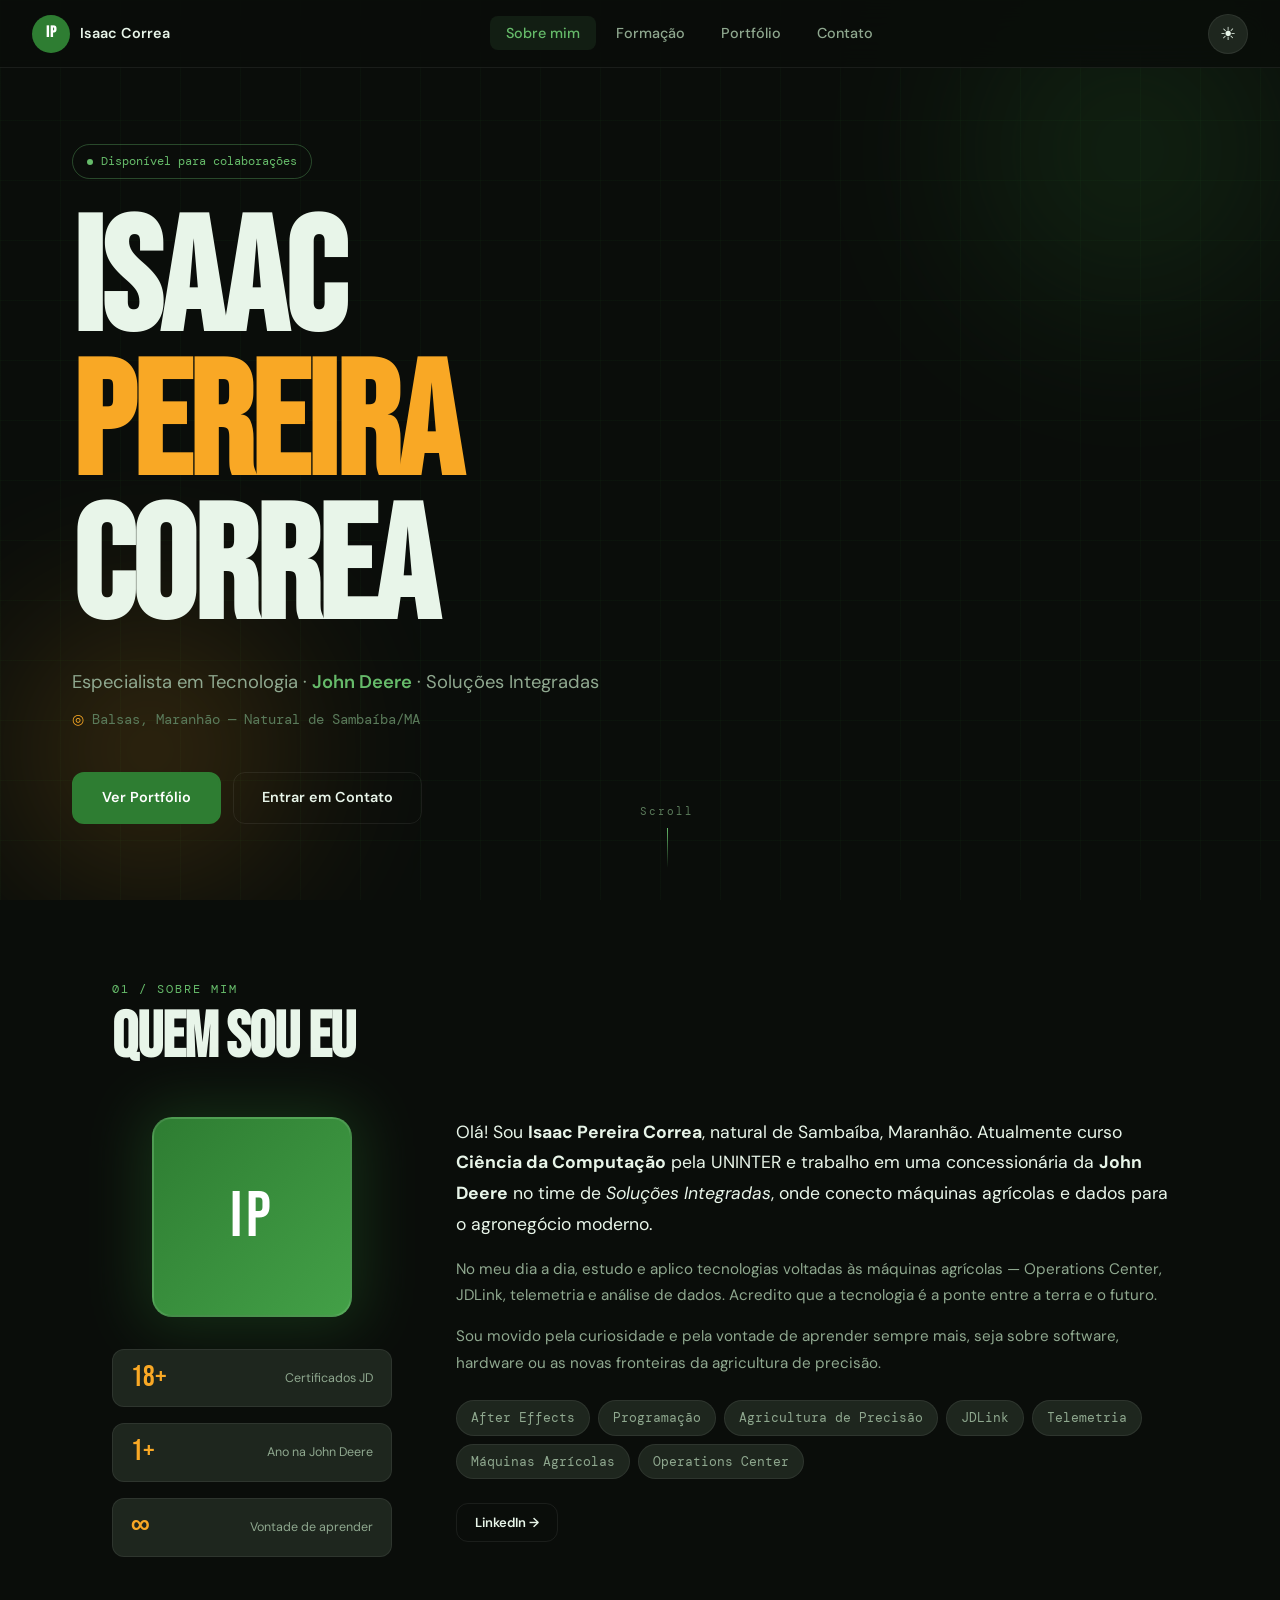
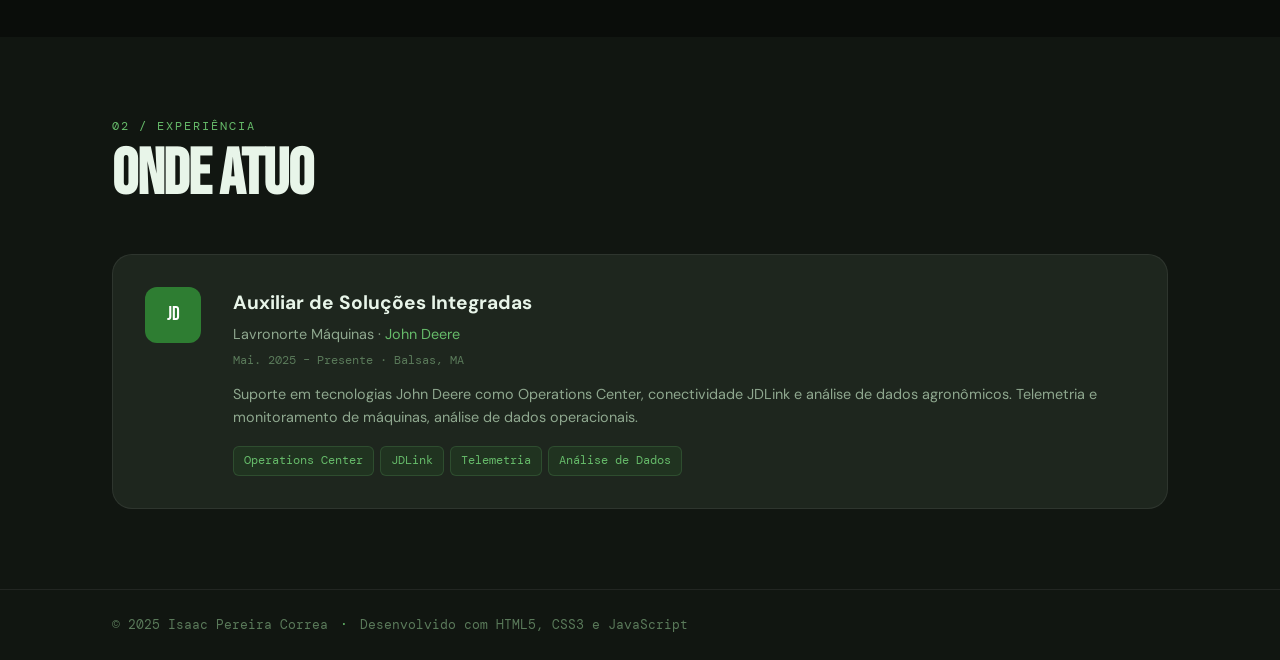
<file: index.html>
<!DOCTYPE html>
<html lang="pt-BR" data-theme="dark">
<head>
  <meta charset="UTF-8" />
  <meta name="viewport" content="width=device-width, initial-scale=1.0" />
  <title>Isaac Pereira Correa — Tecnologia & Agronegócio</title>
  <link rel="stylesheet" href="css/style.css" />
  <!-- Google Fonts: display + body pairing -->
  <link href="https://fonts.googleapis.com/css2?family=Bebas+Neue&family=DM+Sans:wght@300;400;500;700&family=DM+Mono:wght@400;500&display=swap" rel="stylesheet" />
</head>
<body>

  <!-- ===== NAVIGATION ===== -->
  <nav class="navbar" id="navbar">
    <div class="nav-brand">
      <span class="nav-initials">IP</span>
      <span class="nav-name">Isaac Correa</span>
    </div>

    <!-- Desktop menu -->
    <ul class="nav-links" id="navLinks">
      <li><a href="index.html" class="nav-link active">Sobre mim</a></li>
      <li><a href="formacao.html" class="nav-link">Formação</a></li>
      <li><a href="portfolio.html" class="nav-link">Portfólio</a></li>
      <li><a href="contato.html" class="nav-link">Contato</a></li>
    </ul>

    <div class="nav-actions">
      <!-- Botão tema claro/escuro -->
      <button class="theme-btn" id="themeToggle" aria-label="Alternar tema">
        <span class="theme-icon" id="themeIcon">☀</span>
      </button>
      <!-- Hamburguer mobile -->
      <button class="hamburger" id="hamburger" aria-label="Menu">
        <span></span><span></span><span></span>
      </button>
    </div>
  </nav>

  <!-- Mobile menu overlay -->
  <div class="mobile-menu" id="mobileMenu">
    <ul>
      <li><a href="index.html" class="active">Sobre mim</a></li>
      <li><a href="formacao.html">Formação</a></li>
      <li><a href="portfolio.html">Portfólio</a></li>
      <li><a href="contato.html">Contato</a></li>
    </ul>
  </div>

  <!-- ===== HERO ===== -->
  <section class="hero">
    <!-- Fundo decorativo -->
    <div class="hero-bg">
      <div class="hero-grid"></div>
      <div class="hero-orb orb1"></div>
      <div class="hero-orb orb2"></div>
    </div>

    <div class="hero-content">
      <div class="hero-badge">
        <span class="badge-dot"></span>
        Disponível para colaborações
      </div>

      <h1 class="hero-title">
        <span class="title-line reveal">Isaac</span>
        <span class="title-line title-accent reveal">Pereira</span>
        <span class="title-line reveal">Correa</span>
      </h1>

      <p class="hero-subtitle reveal">
        Especialista em Tecnologia · <span class="highlight">John Deere</span> · Soluções Integradas
      </p>

      <p class="hero-location reveal">
        <span class="loc-icon">◎</span> Balsas, Maranhão — Natural de Sambaíba/MA
      </p>

      <div class="hero-btns reveal">
        <a href="portfolio.html" class="btn btn-primary">Ver Portfólio</a>
        <a href="contato.html" class="btn btn-outline">Entrar em Contato</a>
      </div>
    </div>

    <div class="hero-scroll">
      <span>Scroll</span>
      <div class="scroll-line"></div>
    </div>
  </section>

  <!-- ===== SOBRE MIM ===== -->
  <section class="section" id="sobre">
    <div class="container">

      <div class="section-header">
        <span class="section-tag">01 / Sobre mim</span>
        <h2 class="section-title">Quem sou eu</h2>
      </div>

      <div class="about-grid">
        <!-- Avatar / Iniciais -->
        <div class="about-avatar-col">
          <div class="avatar-card">
            <div class="avatar-initials">IP</div>
            <div class="avatar-glow"></div>
          </div>
          <!-- Stats rápidos -->
          <div class="quick-stats">
            <div class="stat">
              <span class="stat-number">18+</span>
              <span class="stat-label">Certificados JD</span>
            </div>
            <div class="stat">
              <span class="stat-number">1+</span>
              <span class="stat-label">Ano na John Deere</span>
            </div>
            <div class="stat">
              <span class="stat-number">∞</span>
              <span class="stat-label">Vontade de aprender</span>
            </div>
          </div>
        </div>

        <!-- Texto -->
        <div class="about-text-col">
          <p class="about-intro">
            Olá! Sou <strong>Isaac Pereira Correa</strong>, natural de Sambaíba, Maranhão.
            Atualmente curso <strong>Ciência da Computação</strong> pela UNINTER e trabalho
            em uma concessionária da <strong>John Deere</strong> no time de
            <em>Soluções Integradas</em>, onde conecto máquinas agrícolas e dados para
            o agronegócio moderno.
          </p>
          <p class="about-body">
            No meu dia a dia, estudo e aplico tecnologias voltadas às máquinas agrícolas —
            Operations Center, JDLink, telemetria e análise de dados. Acredito que a
            tecnologia é a ponte entre a terra e o futuro.
          </p>
          <p class="about-body">
            Sou movido pela curiosidade e pela vontade de aprender sempre mais, seja
            sobre software, hardware ou as novas fronteiras da agricultura de precisão.
          </p>

          <!-- Skills chips -->
          <div class="skill-chips">
            <span class="chip">After Effects</span>
            <span class="chip">Programação</span>
            <span class="chip">Agricultura de Precisão</span>
            <span class="chip">JDLink</span>
            <span class="chip">Telemetria</span>
            <span class="chip">Máquinas Agrícolas</span>
            <span class="chip">Operations Center</span>
          </div>

          <a href="https://www.linkedin.com/in/isaac-pereira-correa-147509315/" target="_blank" class="btn btn-sm btn-outline">
            LinkedIn →
          </a>
        </div>
      </div>
    </div>
  </section>

  <!-- ===== EXPERIÊNCIA ===== -->
  <section class="section section-alt">
    <div class="container">
      <div class="section-header">
        <span class="section-tag">02 / Experiência</span>
        <h2 class="section-title">Onde atuo</h2>
      </div>

      <div class="exp-card">
        <div class="exp-logo">
          <div class="jd-logo">JD</div>
        </div>
        <div class="exp-info">
          <h3 class="exp-role">Auxiliar de Soluções Integradas</h3>
          <p class="exp-company">Lavronorte Máquinas · <span>John Deere</span></p>
          <p class="exp-date">Mai. 2025 – Presente · Balsas, MA</p>
          <p class="exp-desc">
            Suporte em tecnologias John Deere como Operations Center,
            conectividade JDLink e análise de dados agronômicos. Telemetria
            e monitoramento de máquinas, análise de dados operacionais.
          </p>
          <div class="exp-tags">
            <span>Operations Center</span>
            <span>JDLink</span>
            <span>Telemetria</span>
            <span>Análise de Dados</span>
          </div>
        </div>
      </div>

    </div>
  </section>

  <!-- ===== FOOTER ===== -->
  <footer class="footer">
    <div class="container footer-inner">
      <span>© 2025 Isaac Pereira Correa</span>
      <span class="footer-sep">·</span>
      <span>Desenvolvido com HTML5, CSS3 e JavaScript</span>
    </div>
  </footer>

  <script src="js/script.js"></script>
</body>
</html>
</file>
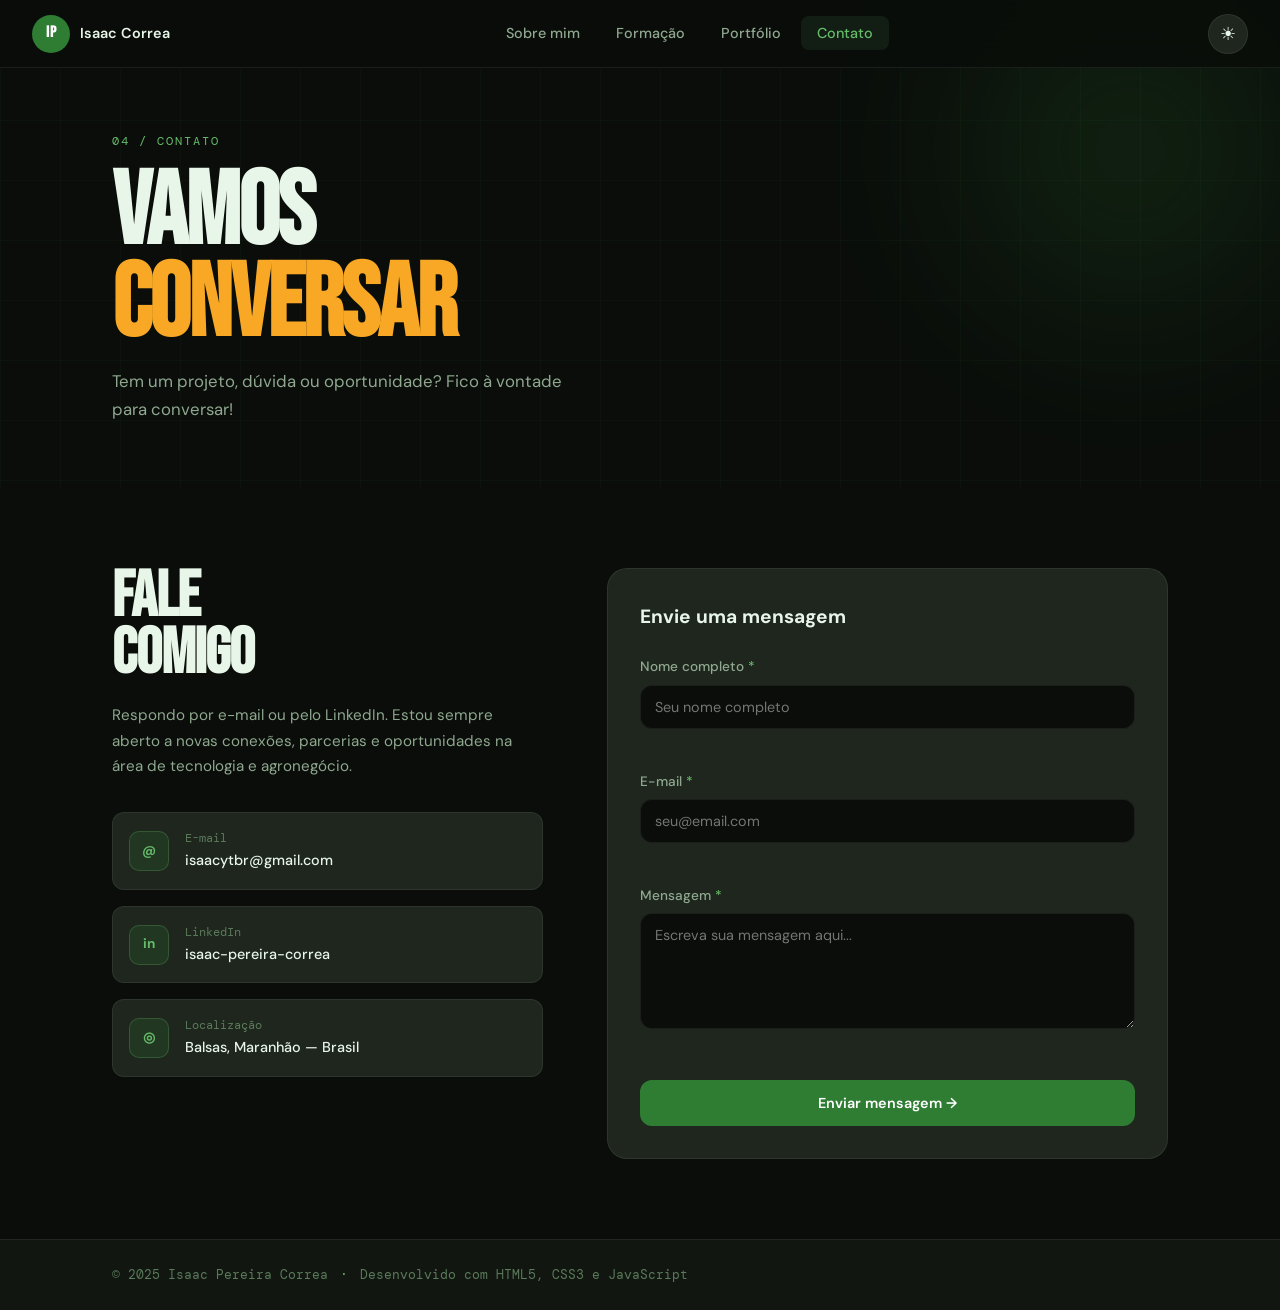
<file: contato.html>
<!DOCTYPE html>
<html lang="pt-BR" data-theme="dark">
<head>
  <meta charset="UTF-8" />
  <meta name="viewport" content="width=device-width, initial-scale=1.0" />
  <title>Contato — Isaac Pereira Correa</title>
  <link rel="stylesheet" href="css/style.css" />
  <link href="https://fonts.googleapis.com/css2?family=Bebas+Neue&family=DM+Sans:wght@300;400;500;700&family=DM+Mono:wght@400;500&display=swap" rel="stylesheet" />
</head>
<body>

  <nav class="navbar" id="navbar">
    <div class="nav-brand">
      <span class="nav-initials">IP</span>
      <span class="nav-name">Isaac Correa</span>
    </div>
    <ul class="nav-links" id="navLinks">
      <li><a href="index.html" class="nav-link">Sobre mim</a></li>
      <li><a href="formacao.html" class="nav-link">Formação</a></li>
      <li><a href="portfolio.html" class="nav-link">Portfólio</a></li>
      <li><a href="contato.html" class="nav-link active">Contato</a></li>
    </ul>
    <div class="nav-actions">
      <button class="theme-btn" id="themeToggle" aria-label="Alternar tema">
        <span class="theme-icon" id="themeIcon">☀</span>
      </button>
      <button class="hamburger" id="hamburger" aria-label="Menu">
        <span></span><span></span><span></span>
      </button>
    </div>
  </nav>

  <div class="mobile-menu" id="mobileMenu">
    <ul>
      <li><a href="index.html">Sobre mim</a></li>
      <li><a href="formacao.html">Formação</a></li>
      <li><a href="portfolio.html">Portfólio</a></li>
      <li><a href="contato.html" class="active">Contato</a></li>
    </ul>
  </div>

  <!-- PAGE HERO -->
  <div class="page-hero">
    <div class="hero-bg">
      <div class="hero-grid"></div>
      <div class="hero-orb orb1"></div>
    </div>
    <div class="container">
      <span class="section-tag">04 / Contato</span>
      <h1 class="page-hero-title">Vamos<br><span class="title-accent">Conversar</span></h1>
      <p class="page-hero-sub">Tem um projeto, dúvida ou oportunidade? Fico à vontade para conversar!</p>
    </div>
  </div>

  <section class="section">
    <div class="container">
      <div class="contact-grid">

        <!-- Info lateral -->
        <div class="contact-info">
          <h2 class="contact-info-title">Fale<br>comigo</h2>
          <p class="contact-info-sub">
            Respondo por e-mail ou pelo LinkedIn. Estou sempre aberto a novas conexões,
            parcerias e oportunidades na área de tecnologia e agronegócio.
          </p>

          <div class="contact-items">
            <a href="mailto:isaacytbr@gmail.com" class="contact-item">
              <div class="ci-icon">@</div>
              <div class="ci-text">
                <span class="ci-label">E-mail</span>
                <span class="ci-value">isaacytbr@gmail.com</span>
              </div>
            </a>
            <a href="https://www.linkedin.com/in/isaac-pereira-correa-147509315/" target="_blank" class="contact-item">
              <div class="ci-icon">in</div>
              <div class="ci-text">
                <span class="ci-label">LinkedIn</span>
                <span class="ci-value">isaac-pereira-correa</span>
              </div>
            </a>
            <div class="contact-item">
              <div class="ci-icon">◎</div>
              <div class="ci-text">
                <span class="ci-label">Localização</span>
                <span class="ci-value">Balsas, Maranhão — Brasil</span>
              </div>
            </div>
          </div>
        </div>

        <!-- Formulário -->
        <div class="contact-form-wrap">
          <div class="form-card">
            <h3 class="form-title">Envie uma mensagem</h3>

            <!-- Formulário com validação JavaScript -->
            <div id="contactForm">

              <div class="form-group">
                <label for="nome">Nome completo <span class="req">*</span></label>
                <input type="text" id="nome" placeholder="Seu nome completo" autocomplete="off" />
                <span class="form-error" id="nomeErr"></span>
              </div>

              <div class="form-group">
                <label for="email">E-mail <span class="req">*</span></label>
                <input type="text" id="email" placeholder="seu@email.com" autocomplete="off" />
                <span class="form-error" id="emailErr"></span>
              </div>

              <div class="form-group">
                <label for="mensagem">Mensagem <span class="req">*</span></label>
                <textarea id="mensagem" rows="5" placeholder="Escreva sua mensagem aqui..."></textarea>
                <span class="form-error" id="mensagemErr"></span>
              </div>

              <button type="button" class="btn btn-primary btn-full" id="btnEnviar" onclick="enviarFormulario()">
                Enviar mensagem →
              </button>
            </div>

          </div>
        </div>
      </div>
    </div>
  </section>

  <!-- MODAL DE SUCESSO -->
  <div class="modal-overlay" id="modalOverlay">
    <div class="modal-box">
      <div class="modal-icon">✓</div>
      <h3 class="modal-title">Mensagem enviada!</h3>
      <p class="modal-desc">
        Obrigado pelo contato, <strong id="modalNome"></strong>!<br>
        Sua mensagem foi recebida com sucesso. Responderei em breve pelo e-mail informado.
      </p>
      <button class="btn btn-primary" onclick="fecharModal()">Fechar</button>
    </div>
  </div>

  <footer class="footer">
    <div class="container footer-inner">
      <span>© 2025 Isaac Pereira Correa</span>
      <span class="footer-sep">·</span>
      <span>Desenvolvido com HTML5, CSS3 e JavaScript</span>
    </div>
  </footer>

  <script src="js/script.js"></script>
</body>
</html>
</file>
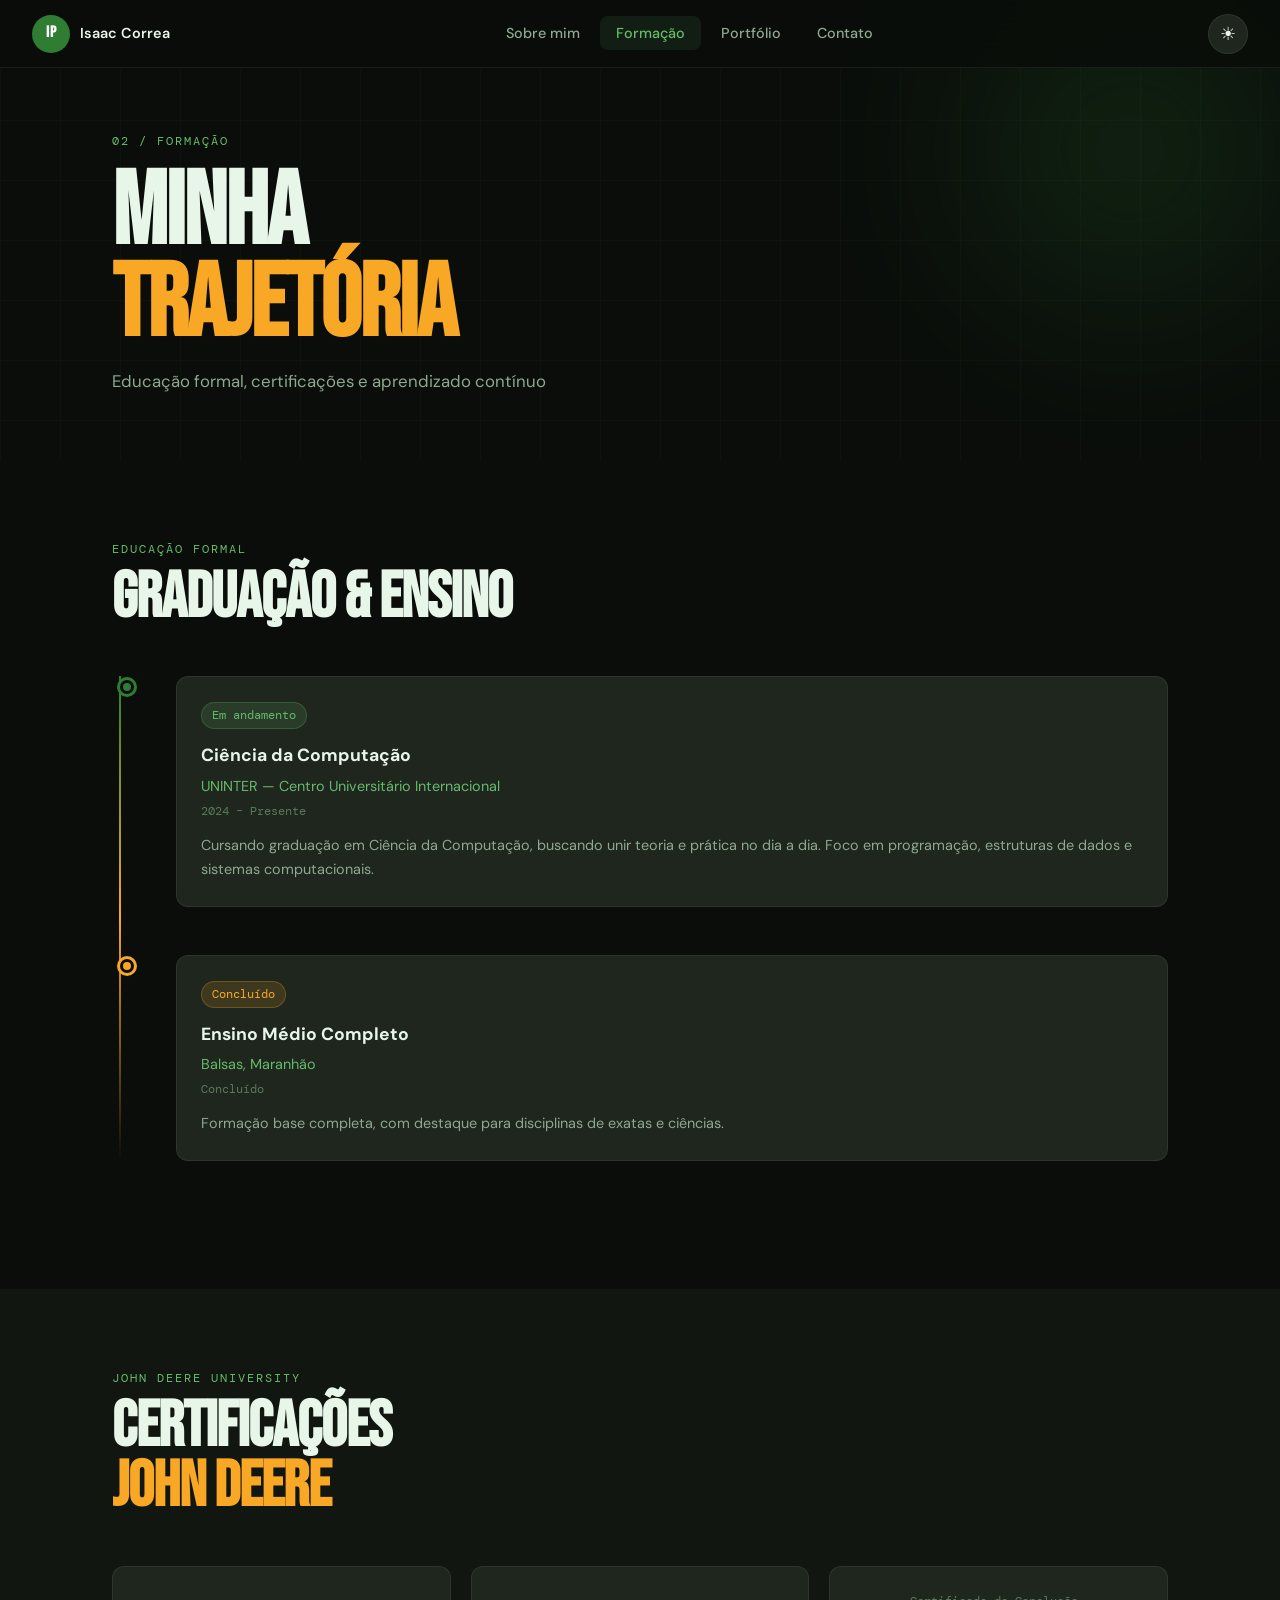
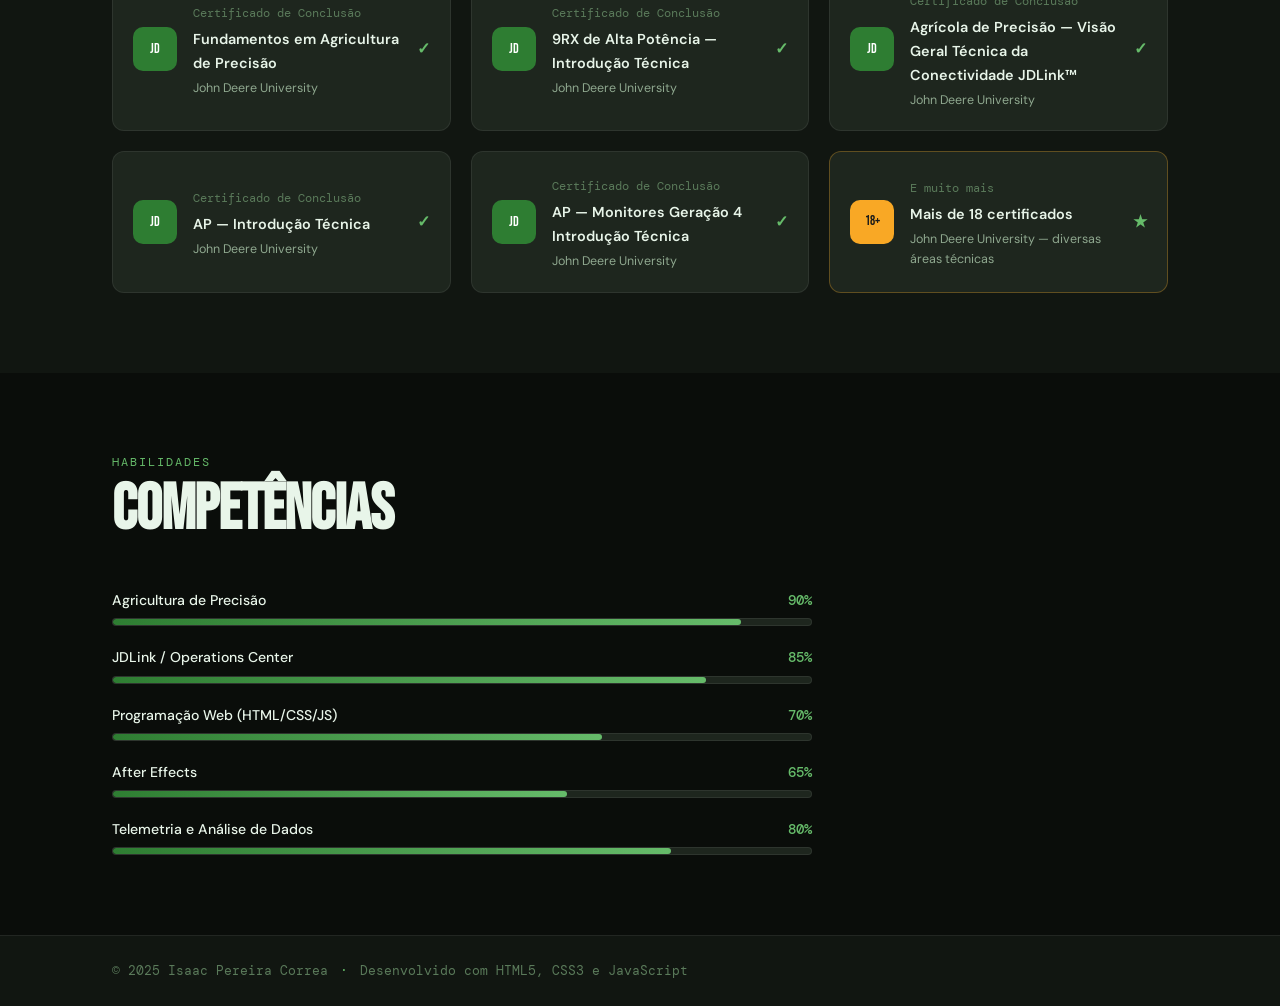
<file: formacao.html>
<!DOCTYPE html>
<html lang="pt-BR" data-theme="dark">
<head>
  <meta charset="UTF-8" />
  <meta name="viewport" content="width=device-width, initial-scale=1.0" />
  <title>Formação — Isaac Pereira Correa</title>
  <link rel="stylesheet" href="css/style.css" />
  <link href="https://fonts.googleapis.com/css2?family=Bebas+Neue&family=DM+Sans:wght@300;400;500;700&family=DM+Mono:wght@400;500&display=swap" rel="stylesheet" />
</head>
<body>

  <nav class="navbar" id="navbar">
    <div class="nav-brand">
      <span class="nav-initials">IP</span>
      <span class="nav-name">Isaac Correa</span>
    </div>
    <ul class="nav-links" id="navLinks">
      <li><a href="index.html" class="nav-link">Sobre mim</a></li>
      <li><a href="formacao.html" class="nav-link active">Formação</a></li>
      <li><a href="portfolio.html" class="nav-link">Portfólio</a></li>
      <li><a href="contato.html" class="nav-link">Contato</a></li>
    </ul>
    <div class="nav-actions">
      <button class="theme-btn" id="themeToggle" aria-label="Alternar tema">
        <span class="theme-icon" id="themeIcon">☀</span>
      </button>
      <button class="hamburger" id="hamburger" aria-label="Menu">
        <span></span><span></span><span></span>
      </button>
    </div>
  </nav>

  <div class="mobile-menu" id="mobileMenu">
    <ul>
      <li><a href="index.html">Sobre mim</a></li>
      <li><a href="formacao.html" class="active">Formação</a></li>
      <li><a href="portfolio.html">Portfólio</a></li>
      <li><a href="contato.html">Contato</a></li>
    </ul>
  </div>

  <!-- PAGE HERO -->
  <div class="page-hero">
    <div class="hero-bg">
      <div class="hero-grid"></div>
      <div class="hero-orb orb1"></div>
    </div>
    <div class="container">
      <span class="section-tag">02 / Formação</span>
      <h1 class="page-hero-title">Minha<br><span class="title-accent">Trajetória</span></h1>
      <p class="page-hero-sub">Educação formal, certificações e aprendizado contínuo</p>
    </div>
  </div>

  <!-- EDUCAÇÃO FORMAL -->
  <section class="section">
    <div class="container">
      <div class="section-header">
        <span class="section-tag">Educação Formal</span>
        <h2 class="section-title">Graduação & Ensino</h2>
      </div>

      <div class="edu-timeline">

        <!-- Ensino Superior -->
        <div class="timeline-item">
          <div class="timeline-dot"></div>
          <div class="timeline-content">
            <div class="timeline-badge ongoing">Em andamento</div>
            <h3>Ciência da Computação</h3>
            <p class="timeline-institution">UNINTER — Centro Universitário Internacional</p>
            <p class="timeline-period">2024 – Presente</p>
            <p class="timeline-desc">
              Cursando graduação em Ciência da Computação, buscando unir teoria e prática
              no dia a dia. Foco em programação, estruturas de dados e sistemas computacionais.
            </p>
          </div>
        </div>

        <!-- Ensino Médio -->
        <div class="timeline-item">
          <div class="timeline-dot done"></div>
          <div class="timeline-content">
            <div class="timeline-badge done">Concluído</div>
            <h3>Ensino Médio Completo</h3>
            <p class="timeline-institution">Balsas, Maranhão</p>
            <p class="timeline-period">Concluído</p>
            <p class="timeline-desc">
              Formação base completa, com destaque para disciplinas de exatas e ciências.
            </p>
          </div>
        </div>

      </div>
    </div>
  </section>

  <!-- CERTIFICAÇÕES JOHN DEERE -->
  <section class="section section-alt">
    <div class="container">
      <div class="section-header">
        <span class="section-tag">John Deere University</span>
        <h2 class="section-title">Certificações<br><span class="title-accent">John Deere</span></h2>
      </div>

      <div class="cert-grid">

        <div class="cert-card">
          <div class="cert-brand">JD</div>
          <div class="cert-info">
            <span class="cert-type">Certificado de Conclusão</span>
            <h4>Fundamentos em Agricultura de Precisão</h4>
            <p>John Deere University</p>
          </div>
          <div class="cert-check">✓</div>
        </div>

        <div class="cert-card">
          <div class="cert-brand">JD</div>
          <div class="cert-info">
            <span class="cert-type">Certificado de Conclusão</span>
            <h4>9RX de Alta Potência — Introdução Técnica</h4>
            <p>John Deere University</p>
          </div>
          <div class="cert-check">✓</div>
        </div>

        <div class="cert-card">
          <div class="cert-brand">JD</div>
          <div class="cert-info">
            <span class="cert-type">Certificado de Conclusão</span>
            <h4>Agrícola de Precisão — Visão Geral Técnica da Conectividade JDLink™</h4>
            <p>John Deere University</p>
          </div>
          <div class="cert-check">✓</div>
        </div>

        <div class="cert-card">
          <div class="cert-brand">JD</div>
          <div class="cert-info">
            <span class="cert-type">Certificado de Conclusão</span>
            <h4>AP — Introdução Técnica</h4>
            <p>John Deere University</p>
          </div>
          <div class="cert-check">✓</div>
        </div>

        <div class="cert-card">
          <div class="cert-brand">JD</div>
          <div class="cert-info">
            <span class="cert-type">Certificado de Conclusão</span>
            <h4>AP — Monitores Geração 4 Introdução Técnica</h4>
            <p>John Deere University</p>
          </div>
          <div class="cert-check">✓</div>
        </div>

        <div class="cert-card cert-more">
          <div class="cert-brand cert-brand-gold">18+</div>
          <div class="cert-info">
            <span class="cert-type">E muito mais</span>
            <h4>Mais de 18 certificados</h4>
            <p>John Deere University — diversas áreas técnicas</p>
          </div>
          <div class="cert-check">★</div>
        </div>

      </div>
    </div>
  </section>

  <!-- COMPETÊNCIAS -->
  <section class="section">
    <div class="container">
      <div class="section-header">
        <span class="section-tag">Habilidades</span>
        <h2 class="section-title">Competências</h2>
      </div>

      <div class="skills-grid">
        <div class="skill-bar-item">
          <div class="skill-bar-header">
            <span>Agricultura de Precisão</span><span>90%</span>
          </div>
          <div class="skill-bar-bg"><div class="skill-bar-fill" style="--w:90%"></div></div>
        </div>
        <div class="skill-bar-item">
          <div class="skill-bar-header">
            <span>JDLink / Operations Center</span><span>85%</span>
          </div>
          <div class="skill-bar-bg"><div class="skill-bar-fill" style="--w:85%"></div></div>
        </div>
        <div class="skill-bar-item">
          <div class="skill-bar-header">
            <span>Programação Web (HTML/CSS/JS)</span><span>70%</span>
          </div>
          <div class="skill-bar-bg"><div class="skill-bar-fill" style="--w:70%"></div></div>
        </div>
        <div class="skill-bar-item">
          <div class="skill-bar-header">
            <span>After Effects</span><span>65%</span>
          </div>
          <div class="skill-bar-bg"><div class="skill-bar-fill" style="--w:65%"></div></div>
        </div>
        <div class="skill-bar-item">
          <div class="skill-bar-header">
            <span>Telemetria e Análise de Dados</span><span>80%</span>
          </div>
          <div class="skill-bar-bg"><div class="skill-bar-fill" style="--w:80%"></div></div>
        </div>
      </div>
    </div>
  </section>

  <footer class="footer">
    <div class="container footer-inner">
      <span>© 2025 Isaac Pereira Correa</span>
      <span class="footer-sep">·</span>
      <span>Desenvolvido com HTML5, CSS3 e JavaScript</span>
    </div>
  </footer>

  <script src="js/script.js"></script>
</body>
</html>
</file>
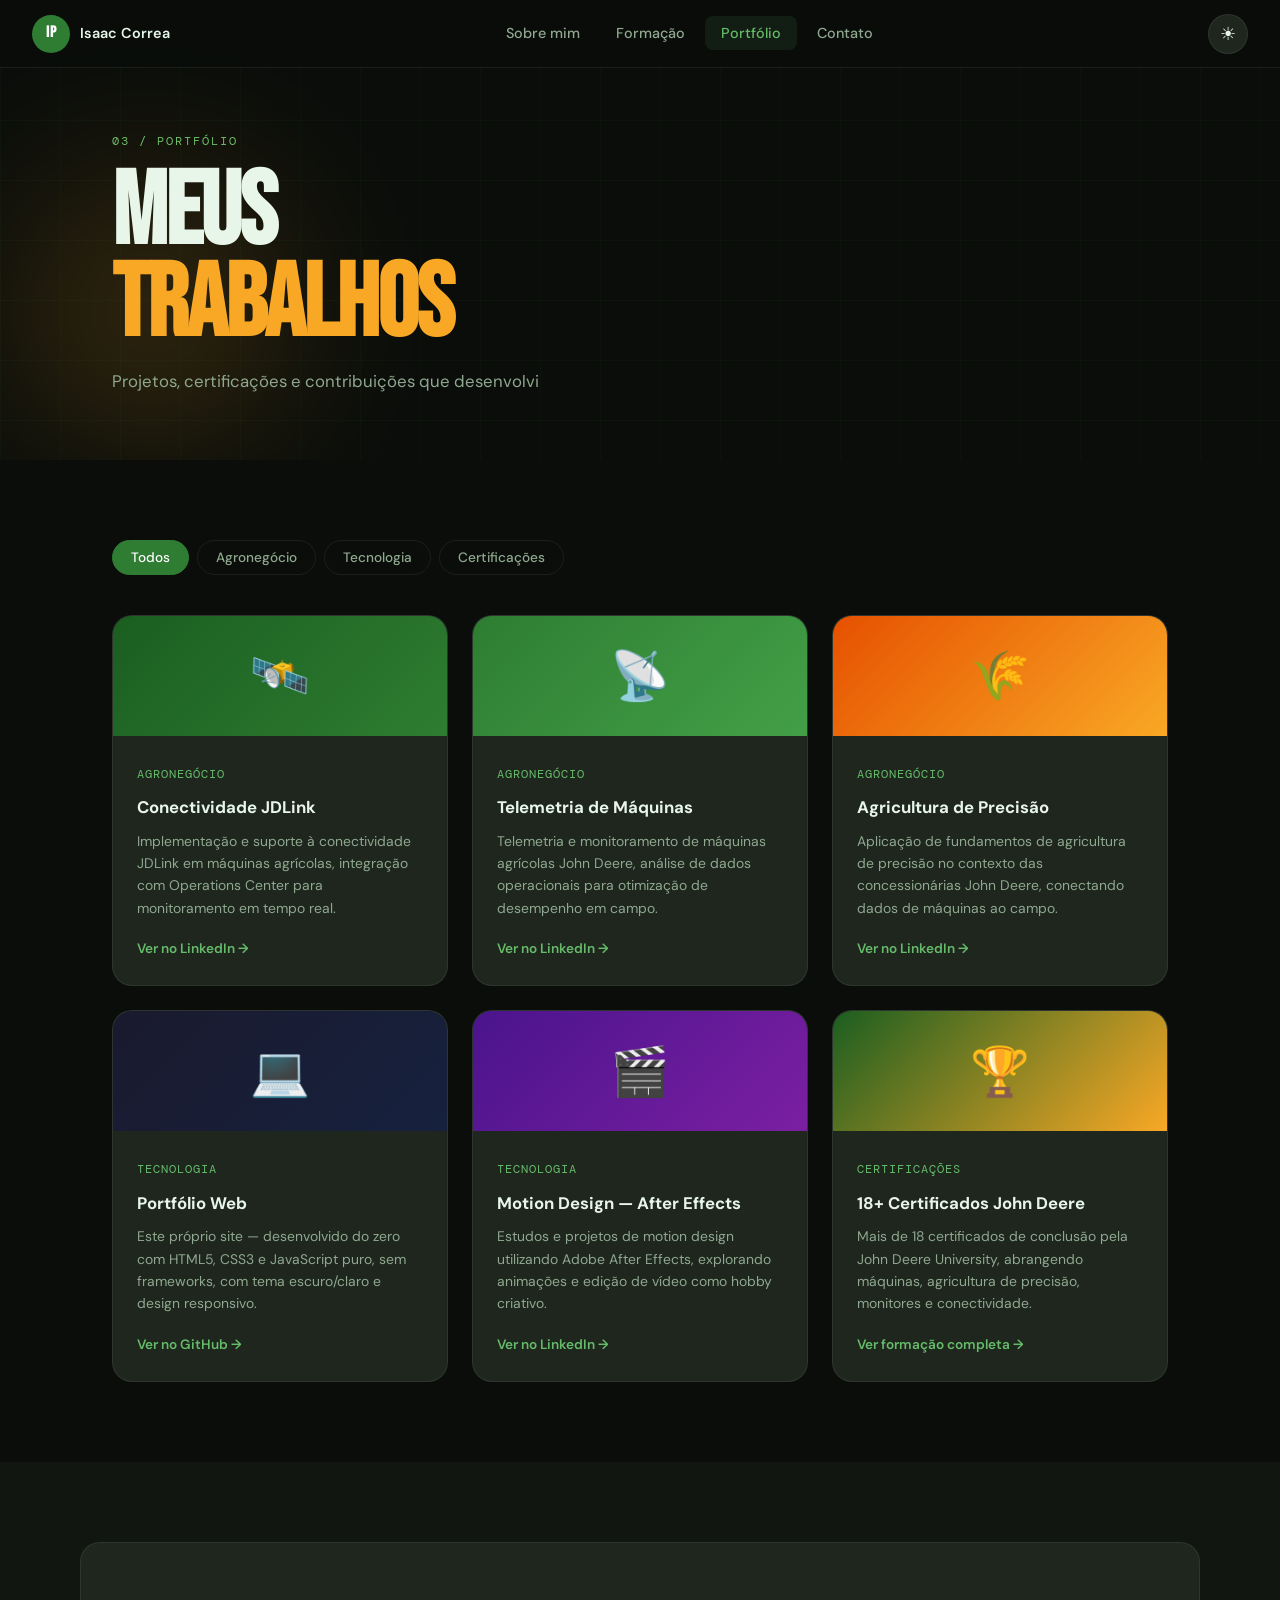
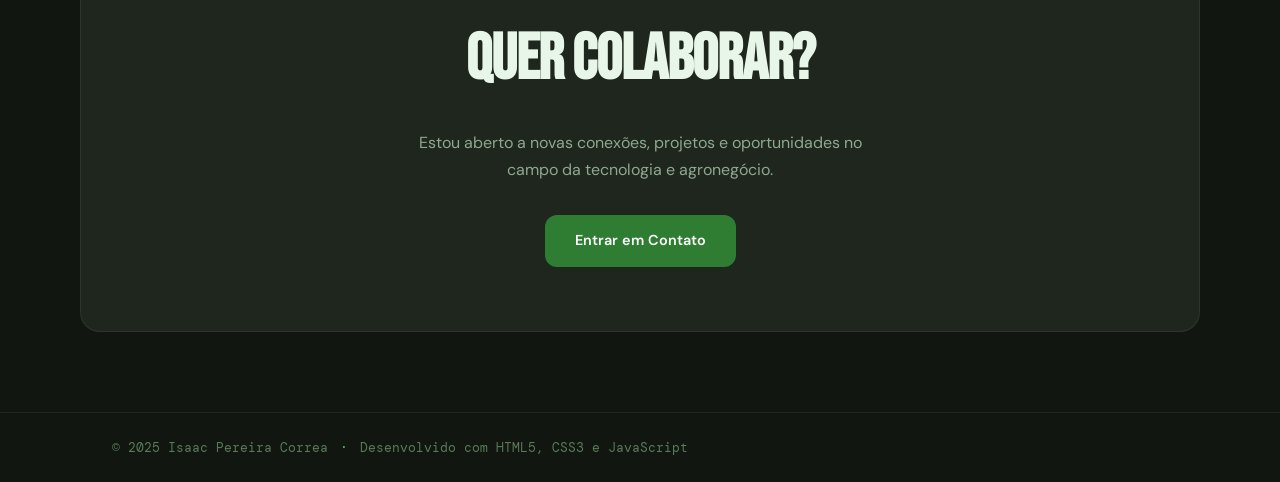
<file: portfolio.html>
<!DOCTYPE html>
<html lang="pt-BR" data-theme="dark">
<head>
  <meta charset="UTF-8" />
  <meta name="viewport" content="width=device-width, initial-scale=1.0" />
  <title>Portfólio — Isaac Pereira Correa</title>
  <link rel="stylesheet" href="css/style.css" />
  <link href="https://fonts.googleapis.com/css2?family=Bebas+Neue&family=DM+Sans:wght@300;400;500;700&family=DM+Mono:wght@400;500&display=swap" rel="stylesheet" />
</head>
<body>

  <nav class="navbar" id="navbar">
    <div class="nav-brand">
      <span class="nav-initials">IP</span>
      <span class="nav-name">Isaac Correa</span>
    </div>
    <ul class="nav-links" id="navLinks">
      <li><a href="index.html" class="nav-link">Sobre mim</a></li>
      <li><a href="formacao.html" class="nav-link">Formação</a></li>
      <li><a href="portfolio.html" class="nav-link active">Portfólio</a></li>
      <li><a href="contato.html" class="nav-link">Contato</a></li>
    </ul>
    <div class="nav-actions">
      <button class="theme-btn" id="themeToggle" aria-label="Alternar tema">
        <span class="theme-icon" id="themeIcon">☀</span>
      </button>
      <button class="hamburger" id="hamburger" aria-label="Menu">
        <span></span><span></span><span></span>
      </button>
    </div>
  </nav>

  <div class="mobile-menu" id="mobileMenu">
    <ul>
      <li><a href="index.html">Sobre mim</a></li>
      <li><a href="formacao.html">Formação</a></li>
      <li><a href="portfolio.html" class="active">Portfólio</a></li>
      <li><a href="contato.html">Contato</a></li>
    </ul>
  </div>

  <!-- PAGE HERO -->
  <div class="page-hero">
    <div class="hero-bg">
      <div class="hero-grid"></div>
      <div class="hero-orb orb2"></div>
    </div>
    <div class="container">
      <span class="section-tag">03 / Portfólio</span>
      <h1 class="page-hero-title">Meus<br><span class="title-accent">Trabalhos</span></h1>
      <p class="page-hero-sub">Projetos, certificações e contribuições que desenvolvi</p>
    </div>
  </div>

  <!-- FILTROS -->
  <section class="section">
    <div class="container">

      <!-- Botões filtro -->
      <div class="filter-bar">
        <button class="filter-btn active" data-filter="all">Todos</button>
        <button class="filter-btn" data-filter="agro">Agronegócio</button>
        <button class="filter-btn" data-filter="tech">Tecnologia</button>
        <button class="filter-btn" data-filter="cert">Certificações</button>
      </div>

      <div class="portfolio-grid" id="portfolioGrid">

        <!-- Card 1 -->
        <div class="port-card" data-cat="agro">
          <div class="port-card-top agro-gradient">
            <span class="port-card-icon">🛰️</span>
          </div>
          <div class="port-card-body">
            <span class="port-tag">Agronegócio</span>
            <h3>Conectividade JDLink</h3>
            <p>Implementação e suporte à conectividade JDLink em máquinas agrícolas,
               integração com Operations Center para monitoramento em tempo real.</p>
            <a href="https://www.linkedin.com/in/isaac-pereira-correa-147509315/" target="_blank" class="port-link">Ver no LinkedIn →</a>
          </div>
        </div>

        <!-- Card 2 -->
        <div class="port-card" data-cat="agro">
          <div class="port-card-top green-gradient">
            <span class="port-card-icon">📡</span>
          </div>
          <div class="port-card-body">
            <span class="port-tag">Agronegócio</span>
            <h3>Telemetria de Máquinas</h3>
            <p>Telemetria e monitoramento de máquinas agrícolas John Deere,
               análise de dados operacionais para otimização de desempenho em campo.</p>
            <a href="https://www.linkedin.com/in/isaac-pereira-correa-147509315/" target="_blank" class="port-link">Ver no LinkedIn →</a>
          </div>
        </div>

        <!-- Card 3 -->
        <div class="port-card" data-cat="agro">
          <div class="port-card-top gold-gradient">
            <span class="port-card-icon">🌾</span>
          </div>
          <div class="port-card-body">
            <span class="port-tag">Agronegócio</span>
            <h3>Agricultura de Precisão</h3>
            <p>Aplicação de fundamentos de agricultura de precisão no contexto das
               concessionárias John Deere, conectando dados de máquinas ao campo.</p>
            <a href="https://www.linkedin.com/in/isaac-pereira-correa-147509315/" target="_blank" class="port-link">Ver no LinkedIn →</a>
          </div>
        </div>

        <!-- Card 4 -->
        <div class="port-card" data-cat="tech">
          <div class="port-card-top dark-gradient">
            <span class="port-card-icon">💻</span>
          </div>
          <div class="port-card-body">
            <span class="port-tag">Tecnologia</span>
            <h3>Portfólio Web</h3>
            <p>Este próprio site — desenvolvido do zero com HTML5, CSS3 e JavaScript puro,
               sem frameworks, com tema escuro/claro e design responsivo.</p>
            <a href="https://github.com/isaacytbr" target="_blank" class="port-link">Ver no GitHub →</a>
          </div>
        </div>

        <!-- Card 5 -->
        <div class="port-card" data-cat="tech">
          <div class="port-card-top purple-gradient">
            <span class="port-card-icon">🎬</span>
          </div>
          <div class="port-card-body">
            <span class="port-tag">Tecnologia</span>
            <h3>Motion Design — After Effects</h3>
            <p>Estudos e projetos de motion design utilizando Adobe After Effects,
               explorando animações e edição de vídeo como hobby criativo.</p>
            <a href="https://www.linkedin.com/in/isaac-pereira-correa-147509315/" target="_blank" class="port-link">Ver no LinkedIn →</a>
          </div>
        </div>

        <!-- Card 6 -->
        <div class="port-card" data-cat="cert">
          <div class="port-card-top jd-gradient">
            <span class="port-card-icon">🏆</span>
          </div>
          <div class="port-card-body">
            <span class="port-tag">Certificações</span>
            <h3>18+ Certificados John Deere</h3>
            <p>Mais de 18 certificados de conclusão pela John Deere University,
               abrangendo máquinas, agricultura de precisão, monitores e conectividade.</p>
            <a href="formacao.html" class="port-link">Ver formação completa →</a>
          </div>
        </div>

      </div>
    </div>
  </section>

  <!-- CTA -->
  <section class="section section-alt">
    <div class="container cta-box">
      <h2 class="cta-title">Quer colaborar?</h2>
      <p class="cta-sub">Estou aberto a novas conexões, projetos e oportunidades no campo da tecnologia e agronegócio.</p>
      <a href="contato.html" class="btn btn-primary">Entrar em Contato</a>
    </div>
  </section>

  <footer class="footer">
    <div class="container footer-inner">
      <span>© 2025 Isaac Pereira Correa</span>
      <span class="footer-sep">·</span>
      <span>Desenvolvido com HTML5, CSS3 e JavaScript</span>
    </div>
  </footer>

  <script src="js/script.js"></script>
</body>
</html>
</file>
<file: css/style.css>
/* ============================================================
   Isaac Pereira Correa — Portfólio
   Tema: Agro-Industrial Moderno
   Paleta: Verde escuro, Dourado, Preto profundo
   Fontes: Bebas Neue (display) + DM Sans (corpo) + DM Mono
   ============================================================ */

/* ---- CSS CUSTOM PROPERTIES (dark theme default) ---- */
:root {
  --green:        #2e7d32;
  --green-light:  #43a047;
  --green-bright: #66bb6a;
  --gold:         #f9a825;
  --gold-light:   #fdd835;

  /* Dark theme */
  --bg:           #0a0d0a;
  --bg2:          #111611;
  --bg3:          #1a211a;
  --surface:      #1e261e;
  --surface2:     #253025;
  --border:       rgba(255,255,255,0.07);
  --text:         #e8f5e9;
  --text-muted:   #8fa88f;
  --text-dim:     #5a7a5a;

  --shadow:       0 8px 40px rgba(0,0,0,0.6);
  --radius:       12px;
  --radius-lg:    20px;
  --nav-h:        68px;

  --font-display: 'Bebas Neue', sans-serif;
  --font-body:    'DM Sans', sans-serif;
  --font-mono:    'DM Mono', monospace;

  --transition:   0.3s cubic-bezier(0.4, 0, 0.2, 1);
}

/* ---- LIGHT THEME ---- */
[data-theme="light"] {
  --bg:       #f5f7f5;
  --bg2:      #eef1ee;
  --bg3:      #e6ebe6;
  --surface:  #ffffff;
  --surface2: #f0f5f0;
  --border:   rgba(0,0,0,0.08);
  --text:     #1a2a1a;
  --text-muted: #4a6a4a;
  --text-dim:   #7a9a7a;
  --shadow:   0 8px 40px rgba(0,0,0,0.12);
}

/* ---- RESET & BASE ---- */
*, *::before, *::after { box-sizing: border-box; margin: 0; padding: 0; }

html { scroll-behavior: smooth; }

body {
  font-family: var(--font-body);
  background: var(--bg);
  color: var(--text);
  line-height: 1.65;
  transition: background var(--transition), color var(--transition);
  overflow-x: hidden;
}

a { text-decoration: none; color: inherit; }
img { max-width: 100%; display: block; }
button { cursor: pointer; border: none; background: none; font-family: inherit; }

/* ============================================================
   NAVBAR
   ============================================================ */
.navbar {
  position: fixed;
  top: 0; left: 0; right: 0;
  height: var(--nav-h);
  display: flex;
  align-items: center;
  justify-content: space-between;
  padding: 0 2rem;
  background: rgba(10,13,10,0.85);
  backdrop-filter: blur(16px);
  border-bottom: 1px solid var(--border);
  z-index: 1000;
  transition: background var(--transition);
}

[data-theme="light"] .navbar {
  background: rgba(245,247,245,0.9);
}

.nav-brand {
  display: flex;
  align-items: center;
  gap: 10px;
  font-weight: 700;
}

.nav-initials {
  width: 38px; height: 38px;
  border-radius: 50%;
  background: var(--green);
  color: #fff;
  display: flex; align-items: center; justify-content: center;
  font-family: var(--font-display);
  font-size: 1rem;
  letter-spacing: 1px;
}

.nav-name {
  font-size: 0.9rem;
  font-weight: 600;
  color: var(--text);
}

.nav-links {
  display: flex;
  list-style: none;
  gap: 0.25rem;
}

.nav-link {
  padding: 8px 16px;
  border-radius: 8px;
  font-size: 0.9rem;
  font-weight: 500;
  color: var(--text-muted);
  transition: color var(--transition), background var(--transition);
  position: relative;
}

.nav-link:hover,
.nav-link.active {
  color: var(--green-bright);
  background: rgba(102,187,106,0.1);
}

.nav-actions {
  display: flex;
  align-items: center;
  gap: 8px;
}

/* Theme toggle button */
.theme-btn {
  width: 40px; height: 40px;
  border-radius: 50%;
  background: var(--surface);
  border: 1px solid var(--border);
  display: flex; align-items: center; justify-content: center;
  font-size: 1.1rem;
  transition: all var(--transition);
  color: var(--text);
}

.theme-btn:hover {
  background: var(--green);
  border-color: var(--green);
  color: #fff;
  transform: rotate(20deg);
}

/* Hamburger */
.hamburger {
  display: none;
  flex-direction: column;
  gap: 5px;
  padding: 8px;
  border-radius: 8px;
  background: var(--surface);
  border: 1px solid var(--border);
}

.hamburger span {
  display: block;
  width: 20px; height: 2px;
  background: var(--text);
  border-radius: 2px;
  transition: all var(--transition);
}

/* Mobile menu */
.mobile-menu {
  position: fixed;
  top: var(--nav-h); left: 0; right: 0;
  background: var(--bg2);
  border-bottom: 1px solid var(--border);
  z-index: 999;
  padding: 1rem 2rem;
  transform: translateY(-120%);
  opacity: 0;
  transition: all var(--transition);
}

.mobile-menu.open {
  transform: translateY(0);
  opacity: 1;
}

.mobile-menu ul {
  list-style: none;
  display: flex;
  flex-direction: column;
  gap: 0.25rem;
}

.mobile-menu a {
  display: block;
  padding: 12px 16px;
  border-radius: 8px;
  font-weight: 500;
  color: var(--text-muted);
  transition: all var(--transition);
}

.mobile-menu a:hover,
.mobile-menu a.active {
  color: var(--green-bright);
  background: rgba(102,187,106,0.1);
}

/* ============================================================
   HERO SECTION
   ============================================================ */
.hero {
  min-height: 100vh;
  display: flex;
  align-items: center;
  padding-top: var(--nav-h);
  position: relative;
  overflow: hidden;
}

/* Background decorativo */
.hero-bg {
  position: absolute;
  inset: 0;
  pointer-events: none;
}

.hero-grid {
  position: absolute;
  inset: 0;
  background-image:
    linear-gradient(rgba(46,125,50,0.06) 1px, transparent 1px),
    linear-gradient(90deg, rgba(46,125,50,0.06) 1px, transparent 1px);
  background-size: 60px 60px;
}

.hero-orb {
  position: absolute;
  border-radius: 50%;
  filter: blur(80px);
  opacity: 0.25;
}

.orb1 {
  width: 500px; height: 500px;
  background: radial-gradient(circle, var(--green) 0%, transparent 70%);
  top: -100px; right: -100px;
  animation: float1 8s ease-in-out infinite;
}

.orb2 {
  width: 400px; height: 400px;
  background: radial-gradient(circle, #f9a825 0%, transparent 70%);
  bottom: -50px; left: -50px;
  animation: float2 10s ease-in-out infinite;
}

@keyframes float1 {
  0%,100% { transform: translateY(0) scale(1); }
  50%      { transform: translateY(-30px) scale(1.05); }
}
@keyframes float2 {
  0%,100% { transform: translateY(0) scale(1); }
  50%      { transform: translateY(20px) scale(0.95); }
}

.hero-content {
  position: relative;
  z-index: 2;
  max-width: 900px;
  padding: 0 2rem;
  margin-left: max(2rem, calc(50vw - 600px));
}

.hero-badge {
  display: inline-flex;
  align-items: center;
  gap: 8px;
  padding: 6px 14px;
  border: 1px solid rgba(102,187,106,0.35);
  border-radius: 100px;
  font-size: 0.78rem;
  font-family: var(--font-mono);
  color: var(--green-bright);
  margin-bottom: 2rem;
  animation: fadeUp 0.8s ease both;
}

.badge-dot {
  width: 6px; height: 6px;
  background: var(--green-bright);
  border-radius: 50%;
  animation: pulse 2s ease-in-out infinite;
}

@keyframes pulse {
  0%,100% { opacity: 1; transform: scale(1); }
  50%      { opacity: 0.4; transform: scale(0.7); }
}

.hero-title {
  font-family: var(--font-display);
  font-size: clamp(5rem, 14vw, 10rem);
  line-height: 0.9;
  letter-spacing: -2px;
  margin-bottom: 1.5rem;
}

.title-line {
  display: block;
  opacity: 0;
  transform: translateY(30px);
  animation: fadeUp 0.7s ease forwards;
}

.title-line:nth-child(1) { animation-delay: 0.1s; }
.title-line:nth-child(2) { animation-delay: 0.2s; }
.title-line:nth-child(3) { animation-delay: 0.3s; }

.title-accent {
  color: var(--gold);
  -webkit-text-stroke: 0px;
}

@keyframes fadeUp {
  to { opacity: 1; transform: translateY(0); }
}

.hero-subtitle {
  font-size: 1.15rem;
  color: var(--text-muted);
  margin-bottom: 0.75rem;
  animation: fadeUp 0.7s 0.4s ease both;
}

.highlight {
  color: var(--green-bright);
  font-weight: 600;
}

.hero-location {
  font-family: var(--font-mono);
  font-size: 0.85rem;
  color: var(--text-dim);
  margin-bottom: 2.5rem;
  animation: fadeUp 0.7s 0.5s ease both;
  display: flex;
  align-items: center;
  gap: 8px;
}

.loc-icon { color: var(--gold); }

.hero-btns {
  display: flex;
  gap: 12px;
  flex-wrap: wrap;
  animation: fadeUp 0.7s 0.6s ease both;
}

/* Scroll indicator */
.hero-scroll {
  position: absolute;
  bottom: 2rem; left: 50%;
  transform: translateX(-50%);
  display: flex;
  flex-direction: column;
  align-items: center;
  gap: 8px;
  font-size: 0.7rem;
  font-family: var(--font-mono);
  color: var(--text-dim);
  letter-spacing: 2px;
  z-index: 2;
  animation: fadeUp 1s 1s ease both;
}

.scroll-line {
  width: 1px; height: 40px;
  background: linear-gradient(to bottom, var(--green-bright), transparent);
  animation: scrollLine 2s ease-in-out infinite;
}

@keyframes scrollLine {
  0%   { transform: scaleY(0); transform-origin: top; }
  50%  { transform: scaleY(1); transform-origin: top; }
  51%  { transform: scaleY(1); transform-origin: bottom; }
  100% { transform: scaleY(0); transform-origin: bottom; }
}

/* ============================================================
   BUTTONS
   ============================================================ */
.btn {
  display: inline-flex;
  align-items: center;
  gap: 8px;
  padding: 12px 28px;
  border-radius: var(--radius);
  font-weight: 600;
  font-size: 0.9rem;
  transition: all var(--transition);
  cursor: pointer;
  font-family: var(--font-body);
  border: 2px solid transparent;
}

.btn-primary {
  background: var(--green);
  color: #fff;
  border-color: var(--green);
}

.btn-primary:hover {
  background: var(--green-light);
  border-color: var(--green-light);
  transform: translateY(-2px);
  box-shadow: 0 8px 30px rgba(46,125,50,0.4);
}

.btn-outline {
  background: transparent;
  color: var(--text);
  border-color: var(--border);
  border-width: 1.5px;
}

.btn-outline:hover {
  border-color: var(--green-bright);
  color: var(--green-bright);
  transform: translateY(-2px);
}

.btn-sm { padding: 8px 18px; font-size: 0.82rem; }
.btn-full { width: 100%; justify-content: center; }

/* ============================================================
   SECTIONS
   ============================================================ */
.section {
  padding: 5rem 0;
}

.section-alt {
  background: var(--bg2);
}

.container {
  max-width: 1120px;
  margin: 0 auto;
  padding: 0 2rem;
}

.section-header {
  margin-bottom: 3rem;
}

.section-tag {
  font-family: var(--font-mono);
  font-size: 0.75rem;
  color: var(--green-bright);
  letter-spacing: 2px;
  text-transform: uppercase;
  display: block;
  margin-bottom: 0.5rem;
}

.section-title {
  font-family: var(--font-display);
  font-size: clamp(2.5rem, 5vw, 4rem);
  line-height: 0.95;
  letter-spacing: -1px;
}

/* ============================================================
   PAGE HERO (páginas internas)
   ============================================================ */
.page-hero {
  padding: calc(var(--nav-h) + 4rem) 0 4rem;
  position: relative;
  overflow: hidden;
}

.page-hero-title {
  font-family: var(--font-display);
  font-size: clamp(3.5rem, 8vw, 7rem);
  line-height: 0.9;
  letter-spacing: -2px;
  margin: 1rem 0 1rem;
  animation: fadeUp 0.7s ease both;
}

.page-hero-sub {
  font-size: 1.05rem;
  color: var(--text-muted);
  max-width: 480px;
  animation: fadeUp 0.7s 0.15s ease both;
}

/* ============================================================
   ABOUT SECTION
   ============================================================ */
.about-grid {
  display: grid;
  grid-template-columns: 280px 1fr;
  gap: 4rem;
  align-items: start;
}

.avatar-card {
  position: relative;
  width: 200px;
  height: 200px;
  margin: 0 auto 2rem;
}

.avatar-initials {
  width: 100%; height: 100%;
  border-radius: var(--radius-lg);
  background: linear-gradient(135deg, var(--green) 0%, var(--green-light) 100%);
  display: flex;
  align-items: center;
  justify-content: center;
  font-family: var(--font-display);
  font-size: 4rem;
  color: #fff;
  letter-spacing: 4px;
  position: relative;
  z-index: 1;
  border: 2px solid rgba(255,255,255,0.1);
}

.avatar-glow {
  position: absolute;
  inset: -10px;
  border-radius: var(--radius-lg);
  background: var(--green);
  filter: blur(30px);
  opacity: 0.3;
  z-index: 0;
}

.quick-stats {
  display: flex;
  flex-direction: column;
  gap: 1rem;
}

.stat {
  display: flex;
  align-items: center;
  justify-content: space-between;
  padding: 14px 18px;
  background: var(--surface);
  border: 1px solid var(--border);
  border-radius: var(--radius);
  transition: border-color var(--transition);
}

.stat:hover { border-color: var(--green); }

.stat-number {
  font-family: var(--font-display);
  font-size: 1.8rem;
  color: var(--gold);
  line-height: 1;
}

.stat-label {
  font-size: 0.78rem;
  color: var(--text-muted);
  text-align: right;
}

.about-intro {
  font-size: 1.1rem;
  line-height: 1.75;
  margin-bottom: 1rem;
  color: var(--text);
}

.about-body {
  font-size: 0.95rem;
  line-height: 1.75;
  color: var(--text-muted);
  margin-bottom: 0.9rem;
}

.skill-chips {
  display: flex;
  flex-wrap: wrap;
  gap: 8px;
  margin: 1.5rem 0;
}

.chip {
  padding: 6px 14px;
  border-radius: 100px;
  background: var(--surface);
  border: 1px solid var(--border);
  font-size: 0.8rem;
  font-family: var(--font-mono);
  color: var(--text-muted);
  transition: all var(--transition);
}

.chip:hover {
  border-color: var(--green-bright);
  color: var(--green-bright);
  background: rgba(102,187,106,0.08);
}

/* ============================================================
   EXPERIENCE CARD
   ============================================================ */
.exp-card {
  display: flex;
  gap: 2rem;
  padding: 2rem;
  background: var(--surface);
  border: 1px solid var(--border);
  border-radius: var(--radius-lg);
  transition: border-color var(--transition), transform var(--transition);
  align-items: flex-start;
}

.exp-card:hover {
  border-color: var(--green);
  transform: translateY(-3px);
}

.jd-logo {
  width: 56px; height: 56px;
  border-radius: 12px;
  background: var(--green);
  color: #fff;
  display: flex;
  align-items: center;
  justify-content: center;
  font-family: var(--font-display);
  font-size: 1.2rem;
  flex-shrink: 0;
}

.exp-role {
  font-size: 1.2rem;
  font-weight: 700;
  margin-bottom: 0.3rem;
}

.exp-company {
  color: var(--text-muted);
  font-size: 0.9rem;
  margin-bottom: 0.2rem;
}

.exp-company span { color: var(--green-bright); }

.exp-date {
  font-family: var(--font-mono);
  font-size: 0.78rem;
  color: var(--text-dim);
  margin-bottom: 0.75rem;
}

.exp-desc {
  color: var(--text-muted);
  font-size: 0.9rem;
  margin-bottom: 1rem;
  line-height: 1.65;
}

.exp-tags {
  display: flex;
  flex-wrap: wrap;
  gap: 6px;
}

.exp-tags span {
  padding: 4px 10px;
  border-radius: 6px;
  background: rgba(46,125,50,0.15);
  border: 1px solid rgba(102,187,106,0.2);
  font-size: 0.75rem;
  font-family: var(--font-mono);
  color: var(--green-bright);
}

/* ============================================================
   TIMELINE (Formação)
   ============================================================ */
.edu-timeline {
  position: relative;
  padding-left: 2rem;
}

.edu-timeline::before {
  content: '';
  position: absolute;
  left: 7px; top: 0; bottom: 0;
  width: 2px;
  background: linear-gradient(to bottom, var(--green), var(--gold), transparent);
}

.timeline-item {
  position: relative;
  margin-bottom: 3rem;
  padding-left: 2rem;
}

.timeline-dot {
  position: absolute;
  left: -1.5rem;
  top: 4px;
  width: 14px; height: 14px;
  border-radius: 50%;
  background: var(--green);
  border: 3px solid var(--bg);
  box-shadow: 0 0 0 3px var(--green);
}

.timeline-dot.done {
  background: var(--gold);
  box-shadow: 0 0 0 3px var(--gold);
}

.timeline-content {
  background: var(--surface);
  border: 1px solid var(--border);
  border-radius: var(--radius);
  padding: 1.5rem;
  transition: border-color var(--transition);
}

.timeline-content:hover { border-color: var(--green); }

.timeline-badge {
  display: inline-block;
  padding: 3px 10px;
  border-radius: 100px;
  font-size: 0.72rem;
  font-family: var(--font-mono);
  background: rgba(102,187,106,0.15);
  color: var(--green-bright);
  border: 1px solid rgba(102,187,106,0.25);
  margin-bottom: 0.75rem;
}

.timeline-badge.done {
  background: rgba(249,168,37,0.15);
  color: var(--gold);
  border-color: rgba(249,168,37,0.25);
}

.timeline-content h3 { font-size: 1.1rem; margin-bottom: 0.3rem; }
.timeline-institution { color: var(--green-bright); font-size: 0.9rem; margin-bottom: 0.2rem; }
.timeline-period { font-family: var(--font-mono); font-size: 0.75rem; color: var(--text-dim); margin-bottom: 0.75rem; }
.timeline-desc { color: var(--text-muted); font-size: 0.9rem; line-height: 1.65; }

/* ============================================================
   CERTIFICATIONS
   ============================================================ */
.cert-grid {
  display: grid;
  grid-template-columns: repeat(auto-fill, minmax(320px, 1fr));
  gap: 1.25rem;
}

.cert-card {
  display: flex;
  align-items: center;
  gap: 1rem;
  padding: 1.25rem;
  background: var(--surface);
  border: 1px solid var(--border);
  border-radius: var(--radius);
  transition: all var(--transition);
}

.cert-card:hover {
  border-color: var(--green);
  transform: translateY(-2px);
  box-shadow: var(--shadow);
}

.cert-more { border-color: rgba(249,168,37,0.3); }
.cert-more:hover { border-color: var(--gold); }

.cert-brand {
  width: 44px; height: 44px;
  border-radius: 10px;
  background: var(--green);
  color: #fff;
  display: flex;
  align-items: center;
  justify-content: center;
  font-family: var(--font-display);
  font-size: 0.9rem;
  flex-shrink: 0;
}

.cert-brand-gold { background: var(--gold); color: #1a1a1a; font-size: 0.8rem; }

.cert-info { flex: 1; }
.cert-type { font-size: 0.72rem; font-family: var(--font-mono); color: var(--text-dim); }
.cert-info h4 { font-size: 0.9rem; font-weight: 600; margin: 0.15rem 0 0.15rem; }
.cert-info p { font-size: 0.78rem; color: var(--text-muted); }

.cert-check {
  color: var(--green-bright);
  font-size: 1rem;
  flex-shrink: 0;
  font-weight: 700;
}

/* ============================================================
   SKILLS BARS
   ============================================================ */
.skills-grid {
  display: flex;
  flex-direction: column;
  gap: 1.25rem;
  max-width: 700px;
}

.skill-bar-item {}

.skill-bar-header {
  display: flex;
  justify-content: space-between;
  margin-bottom: 6px;
  font-size: 0.88rem;
  font-weight: 500;
}

.skill-bar-header span:last-child {
  color: var(--green-bright);
  font-family: var(--font-mono);
}

.skill-bar-bg {
  height: 8px;
  background: var(--surface);
  border-radius: 100px;
  overflow: hidden;
  border: 1px solid var(--border);
}

.skill-bar-fill {
  height: 100%;
  width: 0;
  background: linear-gradient(90deg, var(--green) 0%, var(--green-bright) 100%);
  border-radius: 100px;
  transition: width 1.2s cubic-bezier(0.4,0,0.2,1);
}

.skill-bar-fill.animate { width: var(--w); }

/* ============================================================
   PORTFOLIO GRID
   ============================================================ */
.filter-bar {
  display: flex;
  gap: 8px;
  flex-wrap: wrap;
  margin-bottom: 2.5rem;
}

.filter-btn {
  padding: 8px 18px;
  border-radius: 100px;
  border: 1.5px solid var(--border);
  font-size: 0.85rem;
  font-weight: 500;
  color: var(--text-muted);
  background: transparent;
  transition: all var(--transition);
}

.filter-btn:hover,
.filter-btn.active {
  background: var(--green);
  border-color: var(--green);
  color: #fff;
}

.portfolio-grid {
  display: grid;
  grid-template-columns: repeat(auto-fill, minmax(320px, 1fr));
  gap: 1.5rem;
}

.port-card {
  background: var(--surface);
  border: 1px solid var(--border);
  border-radius: var(--radius-lg);
  overflow: hidden;
  transition: all var(--transition);
}

.port-card:hover {
  border-color: var(--green);
  transform: translateY(-4px);
  box-shadow: var(--shadow);
}

.port-card.hidden {
  display: none;
}

.port-card-top {
  height: 120px;
  display: flex;
  align-items: center;
  justify-content: center;
  font-size: 3rem;
}

.agro-gradient   { background: linear-gradient(135deg, #1b5e20, #2e7d32); }
.green-gradient  { background: linear-gradient(135deg, #2e7d32, #43a047); }
.gold-gradient   { background: linear-gradient(135deg, #e65100, #f9a825); }
.dark-gradient   { background: linear-gradient(135deg, #1a1a2e, #16213e); }
.purple-gradient { background: linear-gradient(135deg, #4a148c, #7b1fa2); }
.jd-gradient     { background: linear-gradient(135deg, #1b5e20, #f9a825); }

.port-card-body { padding: 1.5rem; }

.port-tag {
  font-family: var(--font-mono);
  font-size: 0.72rem;
  color: var(--green-bright);
  letter-spacing: 1px;
  text-transform: uppercase;
}

.port-card-body h3 {
  font-size: 1.05rem;
  font-weight: 700;
  margin: 0.5rem 0 0.5rem;
}

.port-card-body p {
  font-size: 0.87rem;
  color: var(--text-muted);
  line-height: 1.6;
  margin-bottom: 1rem;
}

.port-link {
  font-size: 0.85rem;
  font-weight: 600;
  color: var(--green-bright);
  transition: gap var(--transition);
}

.port-link:hover { color: var(--gold); }

/* ============================================================
   CTA BOX
   ============================================================ */
.cta-box {
  text-align: center;
  padding: 4rem 2rem;
  background: var(--surface);
  border: 1px solid var(--border);
  border-radius: var(--radius-lg);
}

.cta-title {
  font-family: var(--font-display);
  font-size: clamp(2.5rem, 5vw, 4rem);
  letter-spacing: -1px;
  margin-bottom: 1rem;
}

.cta-sub {
  color: var(--text-muted);
  font-size: 1rem;
  max-width: 480px;
  margin: 0 auto 2rem;
  line-height: 1.7;
}

/* ============================================================
   CONTACT
   ============================================================ */
.contact-grid {
  display: grid;
  grid-template-columns: 1fr 1.3fr;
  gap: 4rem;
  align-items: start;
}

.contact-info-title {
  font-family: var(--font-display);
  font-size: clamp(2.5rem, 5vw, 4rem);
  letter-spacing: -1px;
  line-height: 0.9;
  margin-bottom: 1.25rem;
}

.contact-info-sub {
  color: var(--text-muted);
  font-size: 0.95rem;
  line-height: 1.7;
  margin-bottom: 2rem;
}

.contact-items {
  display: flex;
  flex-direction: column;
  gap: 1rem;
}

.contact-item {
  display: flex;
  align-items: center;
  gap: 1rem;
  padding: 1rem;
  background: var(--surface);
  border: 1px solid var(--border);
  border-radius: var(--radius);
  transition: all var(--transition);
}

.contact-item:hover {
  border-color: var(--green);
  transform: translateX(4px);
}

.ci-icon {
  width: 40px; height: 40px;
  border-radius: 10px;
  background: rgba(46,125,50,0.2);
  border: 1px solid rgba(102,187,106,0.25);
  display: flex; align-items: center; justify-content: center;
  font-weight: 700;
  color: var(--green-bright);
  font-size: 0.85rem;
  flex-shrink: 0;
}

.ci-label {
  font-size: 0.75rem;
  font-family: var(--font-mono);
  color: var(--text-dim);
  display: block;
}

.ci-value {
  font-size: 0.9rem;
  font-weight: 500;
  color: var(--text);
  display: block;
}

/* Form card */
.form-card {
  background: var(--surface);
  border: 1px solid var(--border);
  border-radius: var(--radius-lg);
  padding: 2rem;
}

.form-title {
  font-size: 1.2rem;
  font-weight: 700;
  margin-bottom: 1.5rem;
}

.form-group {
  margin-bottom: 1.25rem;
}

.form-group label {
  display: block;
  font-size: 0.85rem;
  font-weight: 500;
  margin-bottom: 6px;
  color: var(--text-muted);
}

.req { color: var(--green-bright); }

.form-group input,
.form-group textarea {
  width: 100%;
  padding: 12px 14px;
  background: var(--bg);
  border: 1.5px solid var(--border);
  border-radius: var(--radius);
  color: var(--text);
  font-family: var(--font-body);
  font-size: 0.9rem;
  transition: border-color var(--transition), box-shadow var(--transition);
  resize: vertical;
  outline: none;
}

.form-group input:focus,
.form-group textarea:focus {
  border-color: var(--green);
  box-shadow: 0 0 0 3px rgba(46,125,50,0.15);
}

.form-group input.error,
.form-group textarea.error {
  border-color: #ef5350;
}

.form-error {
  display: block;
  font-size: 0.78rem;
  color: #ef9a9a;
  margin-top: 4px;
  min-height: 18px;
}

/* Modal */
.modal-overlay {
  position: fixed;
  inset: 0;
  background: rgba(0,0,0,0.7);
  backdrop-filter: blur(8px);
  display: flex;
  align-items: center;
  justify-content: center;
  z-index: 9999;
  opacity: 0;
  pointer-events: none;
  transition: opacity var(--transition);
}

.modal-overlay.show {
  opacity: 1;
  pointer-events: auto;
}

.modal-box {
  background: var(--surface);
  border: 1px solid rgba(102,187,106,0.3);
  border-radius: var(--radius-lg);
  padding: 2.5rem;
  max-width: 420px;
  width: 90%;
  text-align: center;
  transform: scale(0.9);
  transition: transform var(--transition);
}

.modal-overlay.show .modal-box {
  transform: scale(1);
}

.modal-icon {
  width: 60px; height: 60px;
  border-radius: 50%;
  background: var(--green);
  color: #fff;
  font-size: 1.5rem;
  font-weight: 700;
  display: flex;
  align-items: center;
  justify-content: center;
  margin: 0 auto 1.25rem;
  animation: popIn 0.4s ease both;
}

@keyframes popIn {
  0% { transform: scale(0); }
  70% { transform: scale(1.1); }
  100% { transform: scale(1); }
}

.modal-title {
  font-size: 1.4rem;
  font-weight: 700;
  margin-bottom: 0.75rem;
}

.modal-desc {
  color: var(--text-muted);
  font-size: 0.9rem;
  line-height: 1.65;
  margin-bottom: 1.5rem;
}

/* ============================================================
   FOOTER
   ============================================================ */
.footer {
  padding: 1.5rem 0;
  border-top: 1px solid var(--border);
  background: var(--bg2);
}

.footer-inner {
  display: flex;
  align-items: center;
  gap: 0.75rem;
  font-size: 0.82rem;
  color: var(--text-dim);
  font-family: var(--font-mono);
  flex-wrap: wrap;
}

.footer-sep { color: var(--green-bright); }

/* ============================================================
   RESPONSIVE
   ============================================================ */
@media (max-width: 900px) {
  .about-grid { grid-template-columns: 1fr; gap: 2.5rem; }
  .about-avatar-col { display: flex; flex-direction: row; gap: 2rem; align-items: flex-start; flex-wrap: wrap; }
  .avatar-card { margin: 0; width: 140px; height: 140px; }
  .quick-stats { flex: 1; flex-direction: row; flex-wrap: wrap; }
  .stat { flex: 1; min-width: 120px; }
  .contact-grid { grid-template-columns: 1fr; gap: 2.5rem; }
}

@media (max-width: 700px) {
  .nav-links { display: none; }
  .hamburger { display: flex; }
  .hero-content { margin-left: 0; }
  .exp-card { flex-direction: column; gap: 1rem; }
  .cert-grid { grid-template-columns: 1fr; }
  .portfolio-grid { grid-template-columns: 1fr; }
}
</file>
